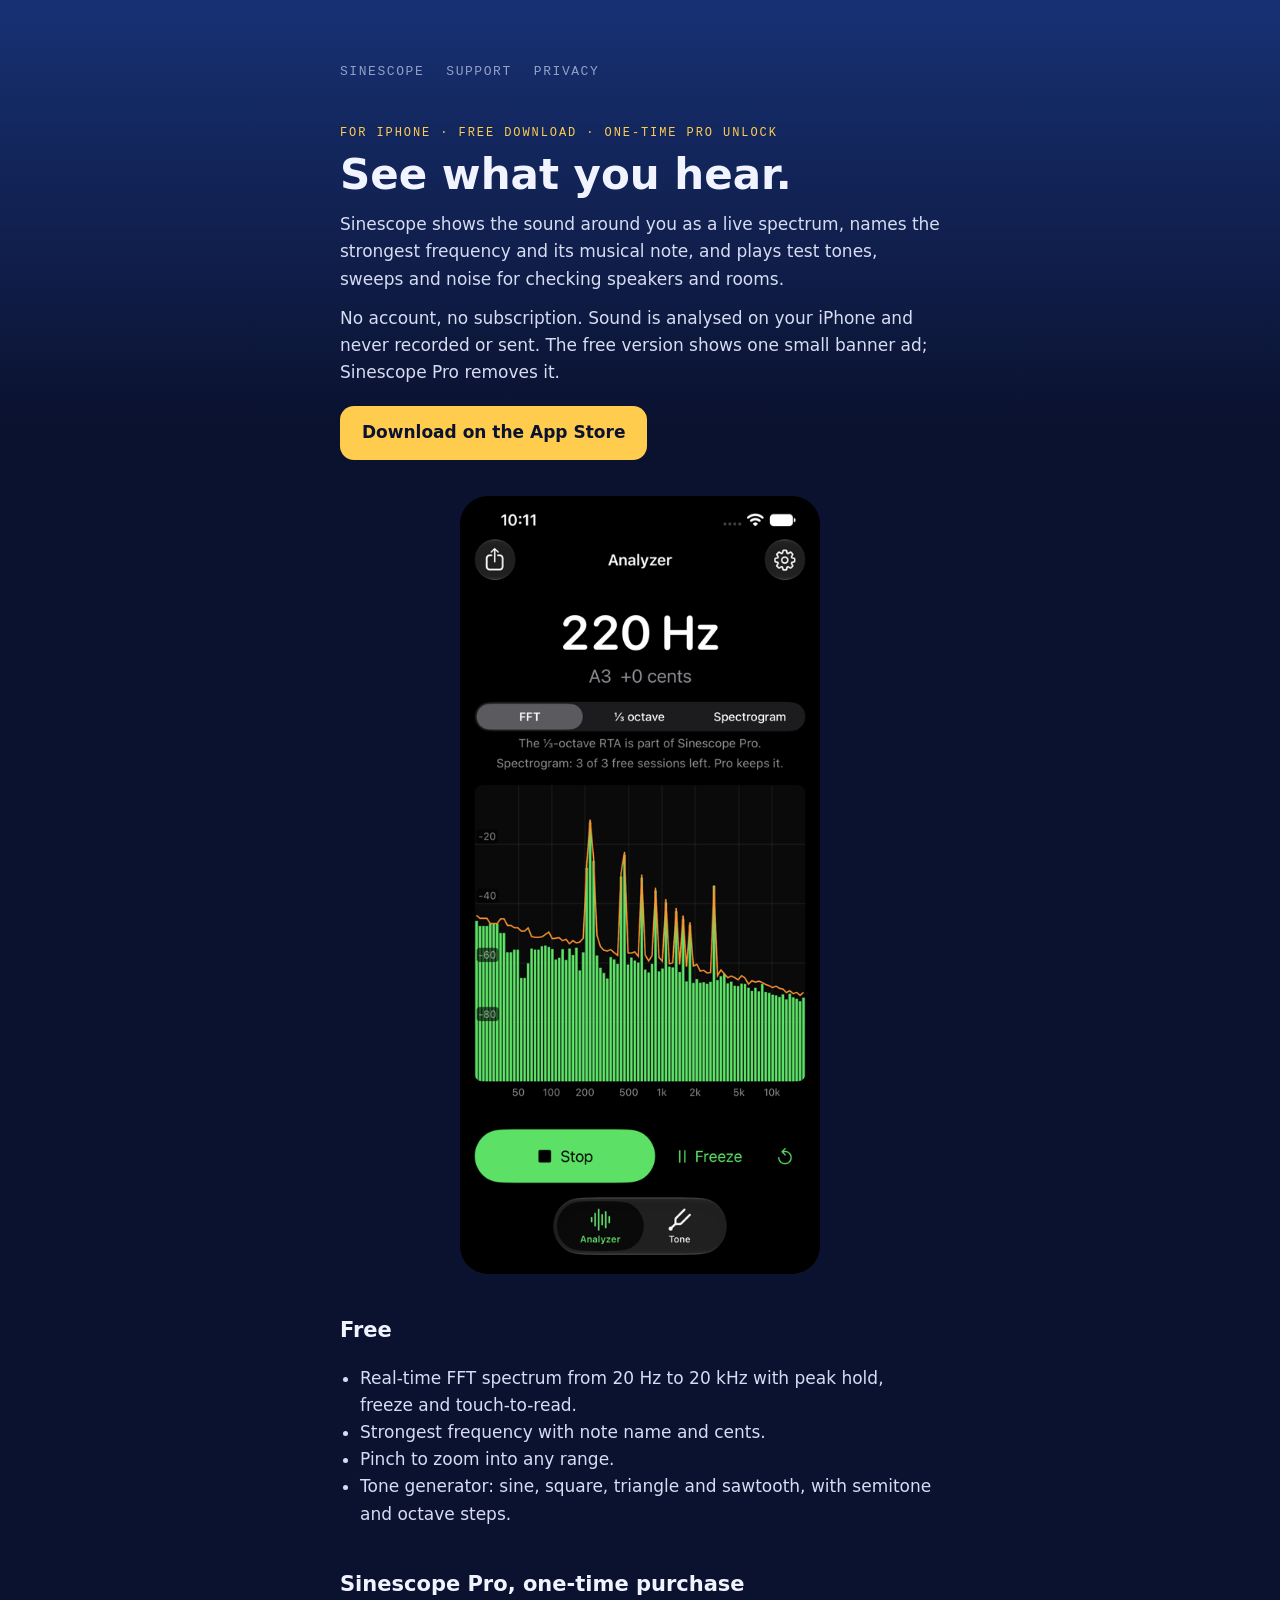
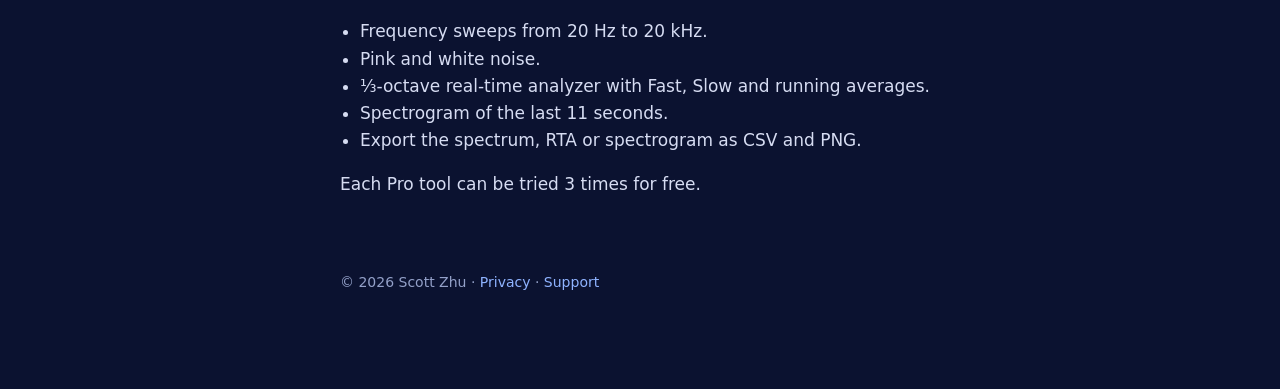
<file: index.html>
<!doctype html><html lang="en"><head><meta charset="utf-8"><meta name="viewport" content="width=device-width,initial-scale=1"><title>Sinescope — Spectrum Analyzer &amp; Tone Generator</title><link rel="stylesheet" href="style.css"></head><body><main>
<nav><a href="./">Sinescope</a><a href="support">Support</a><a href="privacy">Privacy</a></nav>
<p class="k">For iPhone · free download · one-time Pro unlock</p>
<h1>See what you hear.</h1>
<p>Sinescope shows the sound around you as a live spectrum, names the strongest frequency and its musical note, and plays test tones, sweeps and noise for checking speakers and rooms.</p>
<p>No account, no subscription. Sound is analysed on your iPhone and never recorded or sent. The free version shows one small banner ad; Sinescope Pro removes it.</p>
<p><a class="btn" id="store" href="#">Download on the App Store</a></p>
<img class="shot" src="shot.png" alt="Sinescope's analyzer showing 220 Hz, A3 +0 cents, with harmonics in the spectrum">
<h2>Free</h2>
<ul><li>Real-time FFT spectrum from 20 Hz to 20 kHz with peak hold, freeze and touch-to-read.</li>
<li>Strongest frequency with note name and cents.</li>
<li>Pinch to zoom into any range.</li>
<li>Tone generator: sine, square, triangle and sawtooth, with semitone and octave steps.</li></ul>
<h2>Sinescope Pro, one-time purchase</h2>
<ul><li>Frequency sweeps from 20 Hz to 20 kHz.</li>
<li>Pink and white noise.</li>
<li>⅓-octave real-time analyzer with Fast, Slow and running averages.</li>
<li>Spectrogram of the last 11 seconds.</li>
<li>Export the spectrum, RTA or spectrogram as CSV and PNG.</li></ul>
<p>Each Pro tool can be tried 3 times for free.</p>
<footer>© 2026 Scott Zhu · <a href="privacy">Privacy</a> · <a href="support">Support</a></footer></main></body></html>
</file>
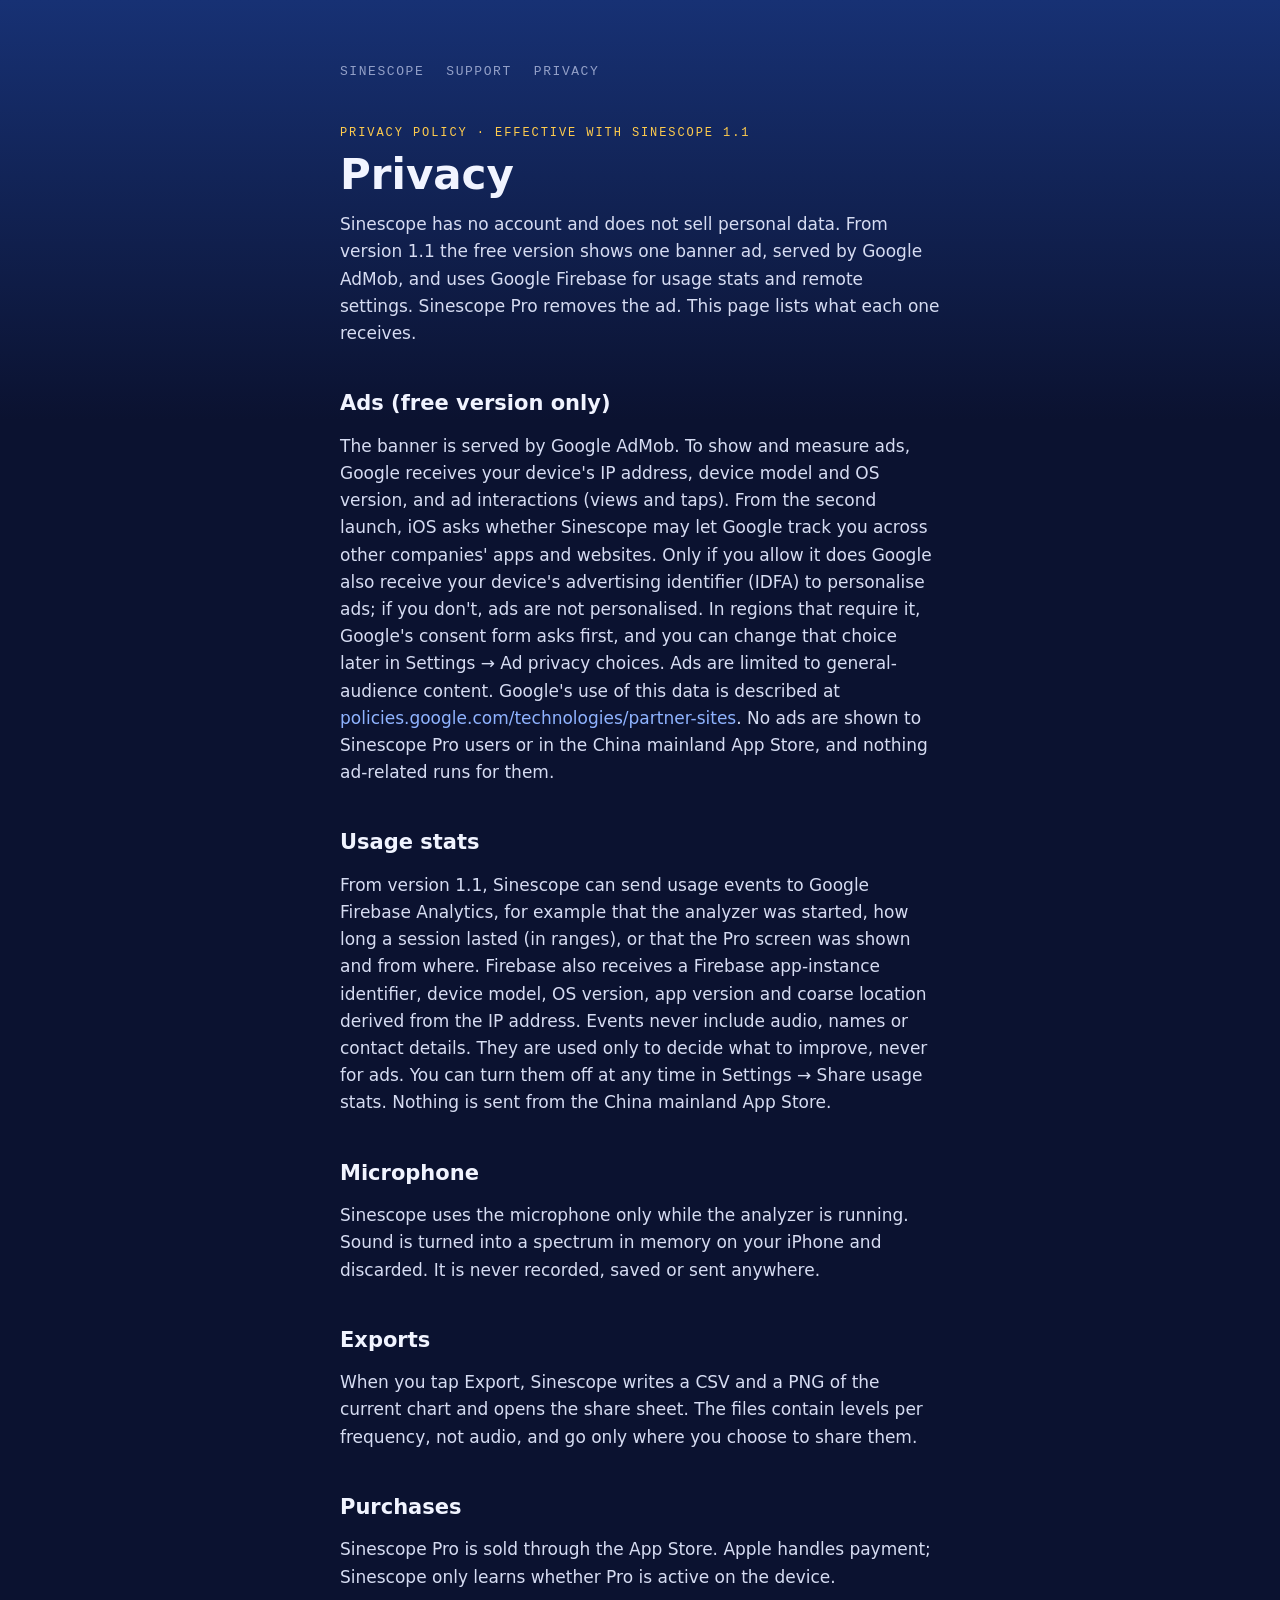
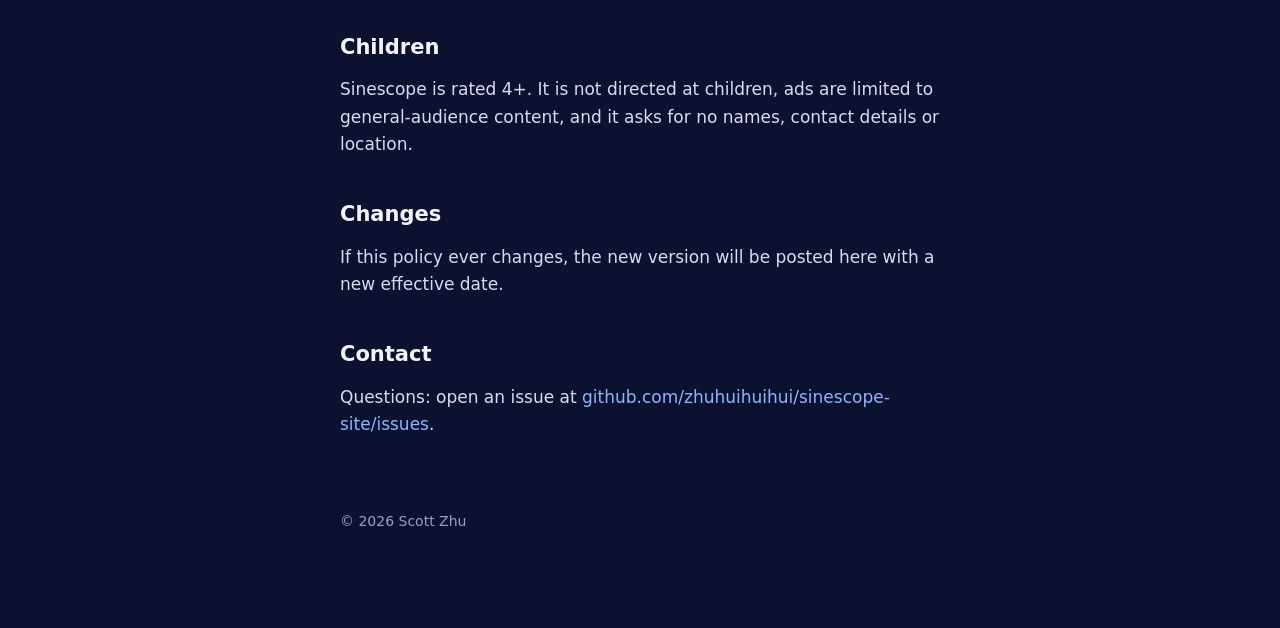
<file: privacy.html>
<!doctype html><html lang="en"><head><meta charset="utf-8"><meta name="viewport" content="width=device-width,initial-scale=1"><title>Sinescope — Privacy Policy</title><link rel="stylesheet" href="style.css"></head><body><main>
<nav><a href="./">Sinescope</a><a href="support">Support</a><a href="privacy">Privacy</a></nav>
<p class="k">Privacy policy · effective with Sinescope 1.1</p><h1>Privacy</h1>
<p>Sinescope has no account and does not sell personal data. From version 1.1 the free version shows one banner ad, served by Google AdMob, and uses Google Firebase for usage stats and remote settings. Sinescope Pro removes the ad. This page lists what each one receives.</p>
<h2>Ads (free version only)</h2><p>The banner is served by Google AdMob. To show and measure ads, Google receives your device's IP address, device model and OS version, and ad interactions (views and taps). From the second launch, iOS asks whether Sinescope may let Google track you across other companies' apps and websites. Only if you allow it does Google also receive your device's advertising identifier (IDFA) to personalise ads; if you don't, ads are not personalised. In regions that require it, Google's consent form asks first, and you can change that choice later in Settings → Ad privacy choices. Ads are limited to general-audience content. Google's use of this data is described at <a href="https://policies.google.com/technologies/partner-sites">policies.google.com/technologies/partner-sites</a>. No ads are shown to Sinescope Pro users or in the China mainland App Store, and nothing ad-related runs for them.</p>
<h2>Usage stats</h2><p>From version 1.1, Sinescope can send usage events to Google Firebase Analytics, for example that the analyzer was started, how long a session lasted (in ranges), or that the Pro screen was shown and from where. Firebase also receives a Firebase app-instance identifier, device model, OS version, app version and coarse location derived from the IP address. Events never include audio, names or contact details. They are used only to decide what to improve, never for ads. You can turn them off at any time in Settings → Share usage stats. Nothing is sent from the China mainland App Store.</p>
<h2>Microphone</h2><p>Sinescope uses the microphone only while the analyzer is running. Sound is turned into a spectrum in memory on your iPhone and discarded. It is never recorded, saved or sent anywhere.</p>
<h2>Exports</h2><p>When you tap Export, Sinescope writes a CSV and a PNG of the current chart and opens the share sheet. The files contain levels per frequency, not audio, and go only where you choose to share them.</p>
<h2>Purchases</h2><p>Sinescope Pro is sold through the App Store. Apple handles payment; Sinescope only learns whether Pro is active on the device.</p>
<h2>Children</h2><p>Sinescope is rated 4+. It is not directed at children, ads are limited to general-audience content, and it asks for no names, contact details or location.</p>
<h2>Changes</h2><p>If this policy ever changes, the new version will be posted here with a new effective date.</p>
<h2>Contact</h2><p>Questions: open an issue at <a href="https://github.com/zhuhuihuihui/sinescope-site/issues">github.com/zhuhuihuihui/sinescope-site/issues</a>.</p>
<footer>© 2026 Scott Zhu</footer></main></body></html>
</file>
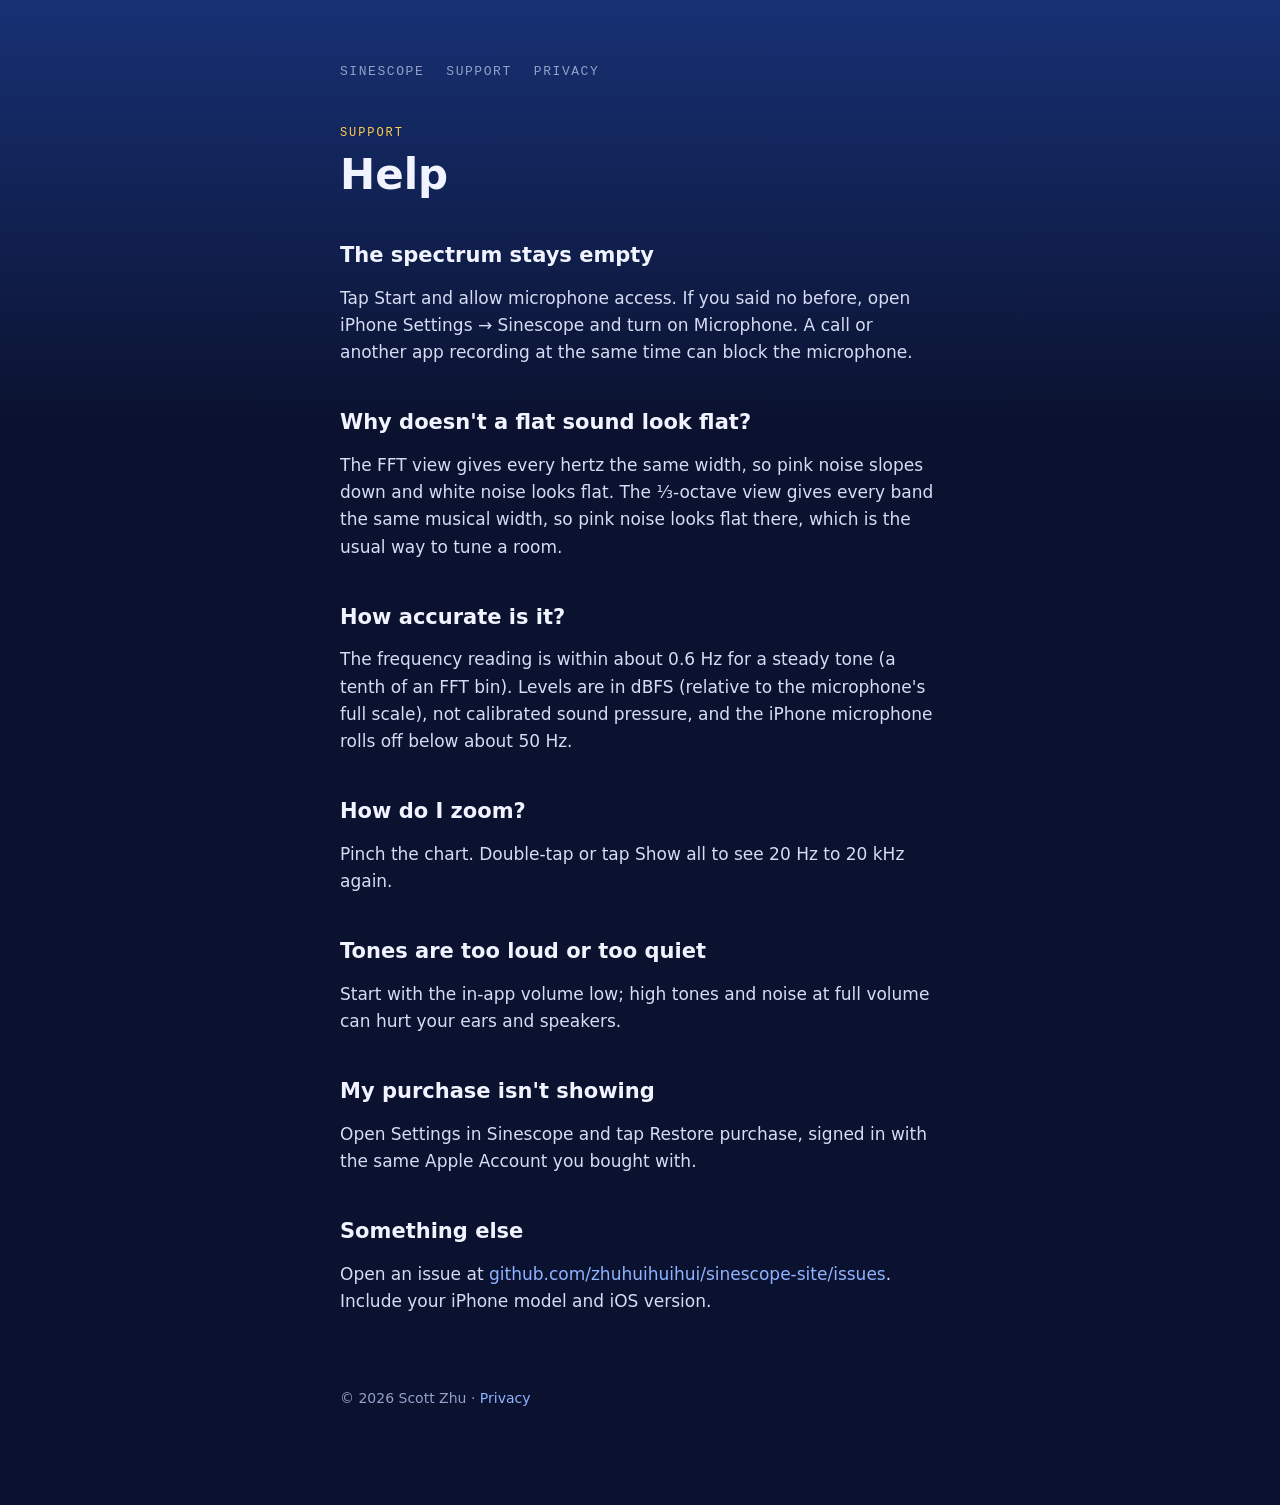
<file: support.html>
<!doctype html><html lang="en"><head><meta charset="utf-8"><meta name="viewport" content="width=device-width,initial-scale=1"><title>Sinescope — Support</title><link rel="stylesheet" href="style.css"></head><body><main>
<nav><a href="./">Sinescope</a><a href="support">Support</a><a href="privacy">Privacy</a></nav>
<p class="k">Support</p><h1>Help</h1>
<h2>The spectrum stays empty</h2><p>Tap Start and allow microphone access. If you said no before, open iPhone Settings → Sinescope and turn on Microphone. A call or another app recording at the same time can block the microphone.</p>
<h2>Why doesn't a flat sound look flat?</h2><p>The FFT view gives every hertz the same width, so pink noise slopes down and white noise looks flat. The ⅓-octave view gives every band the same musical width, so pink noise looks flat there, which is the usual way to tune a room.</p>
<h2>How accurate is it?</h2><p>The frequency reading is within about 0.6 Hz for a steady tone (a tenth of an FFT bin). Levels are in dBFS (relative to the microphone's full scale), not calibrated sound pressure, and the iPhone microphone rolls off below about 50 Hz.</p>
<h2>How do I zoom?</h2><p>Pinch the chart. Double-tap or tap Show all to see 20 Hz to 20 kHz again.</p>
<h2>Tones are too loud or too quiet</h2><p>Start with the in-app volume low; high tones and noise at full volume can hurt your ears and speakers.</p>
<h2>My purchase isn't showing</h2><p>Open Settings in Sinescope and tap Restore purchase, signed in with the same Apple Account you bought with.</p>
<h2>Something else</h2><p>Open an issue at <a href="https://github.com/zhuhuihuihui/sinescope-site/issues">github.com/zhuhuihuihui/sinescope-site/issues</a>. Include your iPhone model and iOS version.</p>
<footer>© 2026 Scott Zhu · <a href="privacy">Privacy</a></footer></main></body></html>
</file>
<file: style.css>
:root{--stage:#0b1230;--surface:#141d45;--muted:#93a0c8;--ink:#f1f4ff;--gold:#ffcc4d;--blue:#8fb3ff}
*{box-sizing:border-box}body{margin:0;background:linear-gradient(#173174,var(--stage) 420px);background-color:var(--stage);color:var(--ink);font:17px/1.6 ui-rounded,-apple-system,"SF Pro Rounded",system-ui,sans-serif}
main{max-width:640px;margin:0 auto;padding:64px 20px 96px}h1{font-weight:700;font-size:42px;line-height:1.15;margin:0 0 10px}
h2{font-weight:700;font-size:21px;margin:40px 0 8px}.k{font:12px/1 ui-monospace,Menlo,monospace;letter-spacing:.16em;text-transform:uppercase;color:var(--gold)}
a{color:var(--blue);text-decoration:none}a:hover{text-decoration:underline}p{margin:12px 0;color:#d6dcf2}ul{padding-left:20px;color:#d6dcf2}
.btn{display:inline-block;background:var(--gold);color:#0b1230;font-weight:700;padding:13px 22px;border-radius:14px;margin-top:8px}
.shot{display:block;width:100%;max-width:360px;margin:36px auto;border-radius:28px}
nav{display:flex;gap:22px;margin-bottom:48px}nav a{font:13px ui-monospace,Menlo,monospace;letter-spacing:.12em;text-transform:uppercase;color:var(--muted)}
footer{margin-top:72px;color:var(--muted);font-size:14px}
</file>
